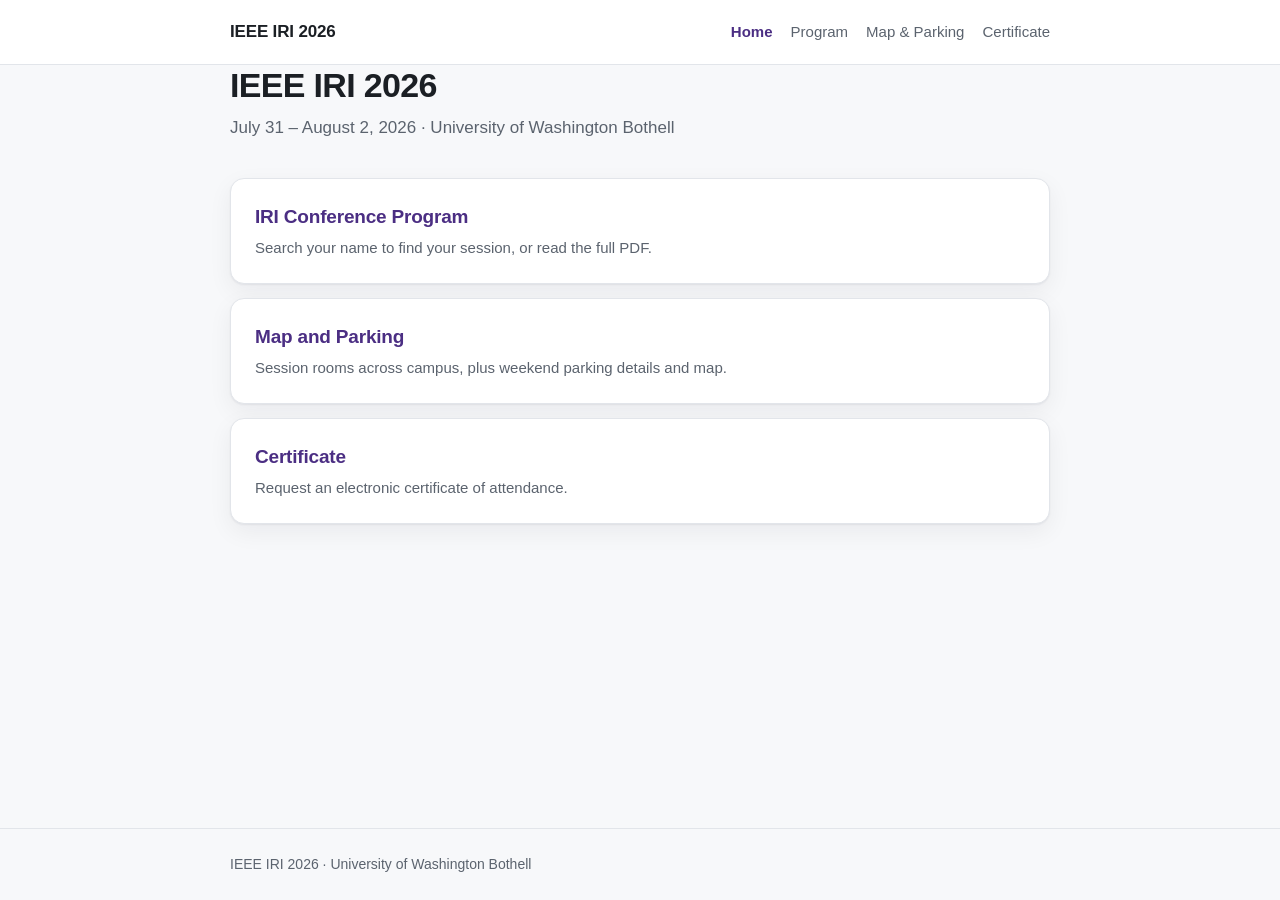
<file: index.html>
<!DOCTYPE html>
<html lang="en">
<head>
<meta charset="utf-8">
<meta name="viewport" content="width=device-width, initial-scale=1">
<title>IEEE IRI 2026</title>
<meta name="description" content="Program, venue map, parking and certificate information for IEEE IRI 2026 at UW Bothell.">
<meta name="robots" content="noindex, nofollow">
<link rel="stylesheet" href="assets/style.css">
</head>
<body>

<header class="site-header">
  <div class="wrap">
    <a class="brand" href="index.html">IEEE IRI 2026</a>
    <nav class="nav">
      <a href="index.html" aria-current="page">Home</a>
      <a href="program.html">Program</a>
      <a href="map-parking.html">Map &amp; Parking</a>
      <a href="certificate.html">Certificate</a>
    </nav>
  </div>
</header>

<main class="wrap">
  <div class="hero">
    <h1>IEEE IRI 2026</h1>
    <p>July 31 – August 2, 2026 · University of Washington Bothell</p>
  </div>

  <ul class="cards">
    <li>
      <a class="card" href="program.html">
        <h2>IRI Conference Program</h2>
        <p>Search your name to find your session, or read the full PDF.</p>
      </a>
    </li>
    <li>
      <a class="card" href="map-parking.html">
        <h2>Map and Parking</h2>
        <p>Session rooms across campus, plus weekend parking details and map.</p>
      </a>
    </li>
    <li>
      <a class="card" href="certificate.html">
        <h2>Certificate</h2>
        <p>Request an electronic certificate of attendance.</p>
      </a>
    </li>
  </ul>
</main>

<footer class="site-footer">
  <div class="wrap">IEEE IRI 2026 · University of Washington Bothell</div>
</footer>

</body>
</html>
</file>
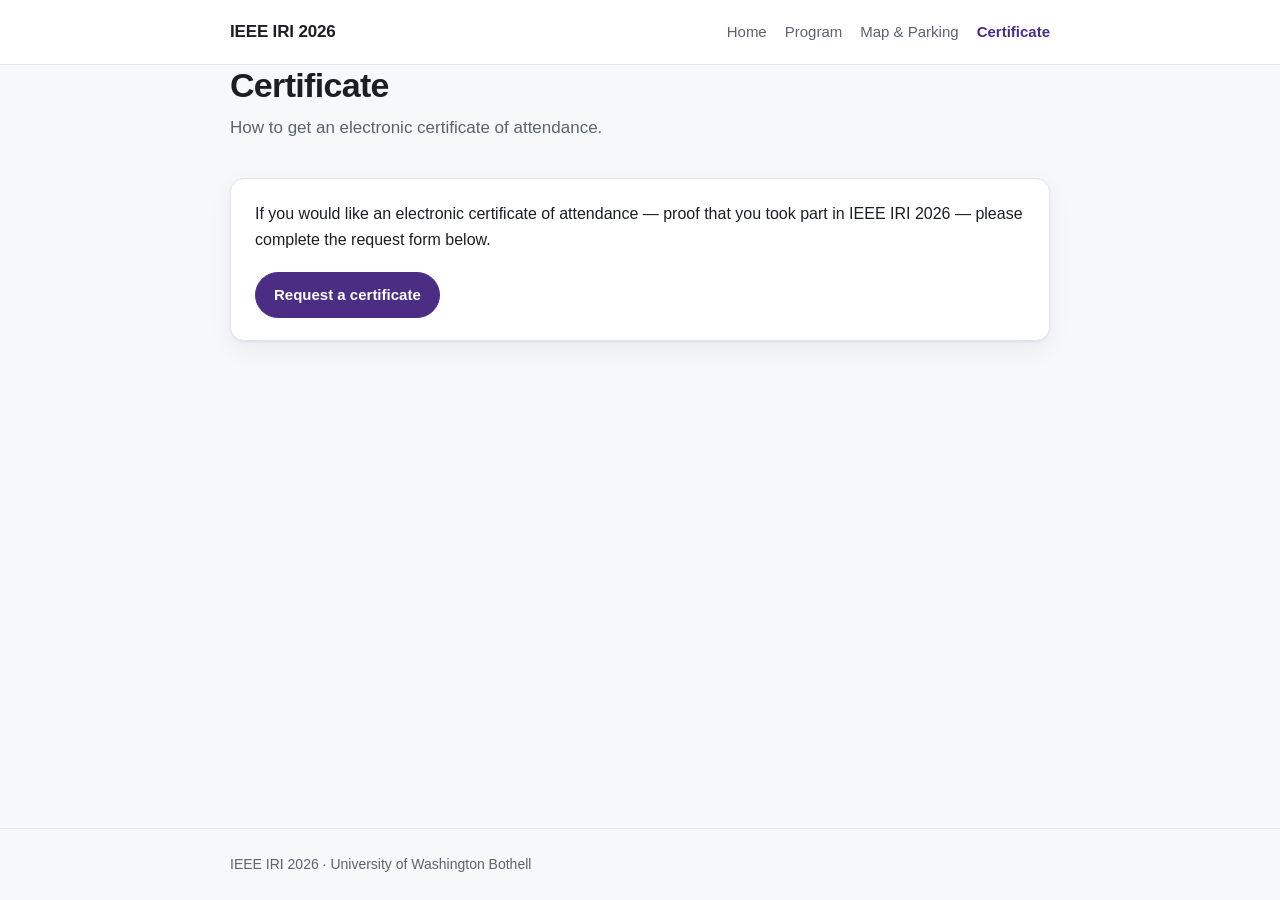
<file: certificate.html>
<!DOCTYPE html>
<html lang="en">
<head>
<meta charset="utf-8">
<meta name="viewport" content="width=device-width, initial-scale=1">
<title>Certificate · IEEE IRI 2026</title>
<meta name="description" content="Certificate information for IEEE IRI 2026 attendees.">
<meta name="robots" content="noindex, nofollow">
<link rel="stylesheet" href="assets/style.css">
</head>
<body>

<header class="site-header">
  <div class="wrap">
    <a class="brand" href="index.html">IEEE IRI 2026</a>
    <nav class="nav">
      <a href="index.html">Home</a>
      <a href="program.html">Program</a>
      <a href="map-parking.html">Map &amp; Parking</a>
      <a href="certificate.html" aria-current="page">Certificate</a>
    </nav>
  </div>
</header>

<main class="wrap">
  <div class="hero">
    <h1>Certificate</h1>
    <p>How to get an electronic certificate of attendance.</p>
  </div>

  <div class="panel">
    <p>If you would like an electronic certificate of attendance — proof that you
      took part in IEEE IRI 2026 — please complete the request form below.</p>
    <div class="actions">
      <a class="btn" href="https://docs.google.com/forms/d/e/1FAIpQLSdgDfXMwW5CAAHPYf7RteSb2Tde68Pt9JszPjBDA_kjsSXfXQ/viewform?usp=header" target="_blank" rel="noopener">Request a certificate</a>
    </div>
  </div>
</main>

<footer class="site-footer">
  <div class="wrap">IEEE IRI 2026 · University of Washington Bothell</div>
</footer>

</body>
</html>
</file>
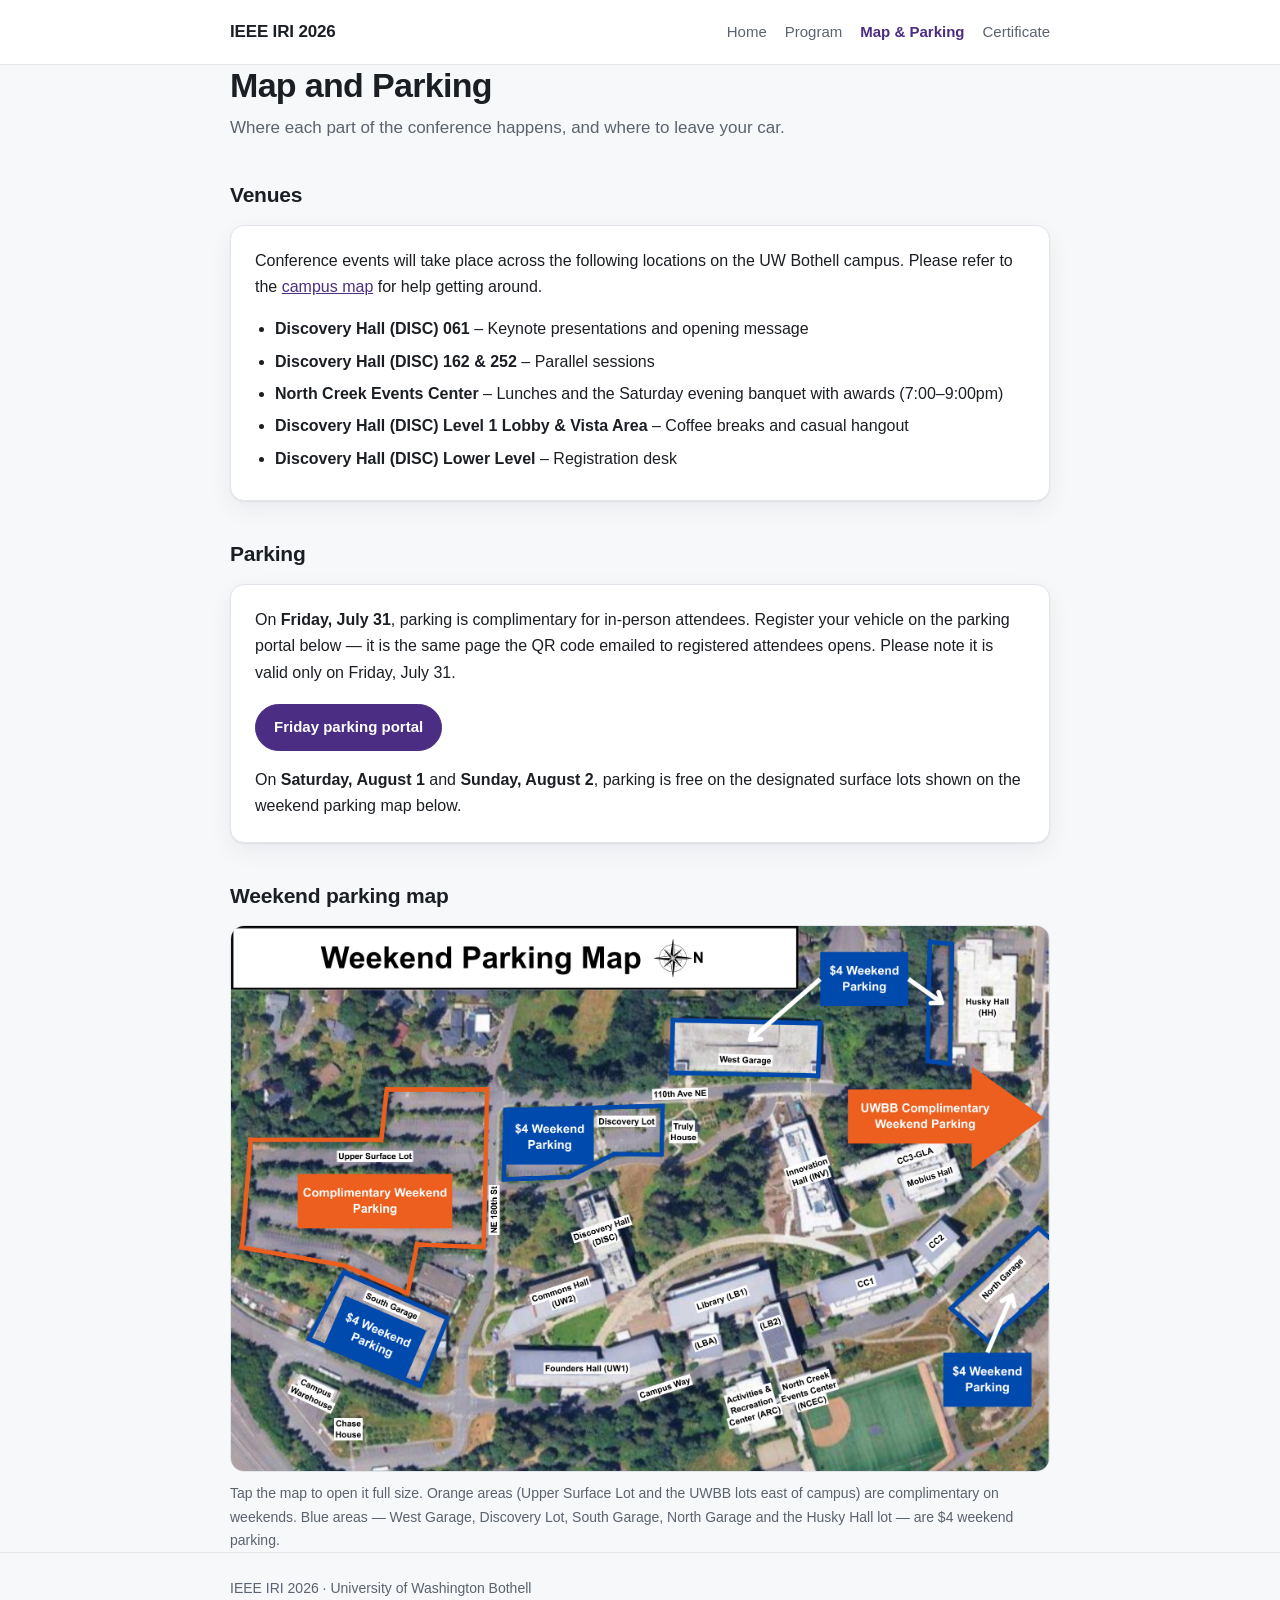
<file: map-parking.html>
<!DOCTYPE html>
<html lang="en">
<head>
<meta charset="utf-8">
<meta name="viewport" content="width=device-width, initial-scale=1">
<title>Map &amp; Parking · IEEE IRI 2026</title>
<meta name="description" content="Venue locations on the UW Bothell campus and weekend parking information for IEEE IRI 2026.">
<meta name="robots" content="noindex, nofollow">
<link rel="stylesheet" href="assets/style.css">
</head>
<body>

<header class="site-header">
  <div class="wrap">
    <a class="brand" href="index.html">IEEE IRI 2026</a>
    <nav class="nav">
      <a href="index.html">Home</a>
      <a href="program.html">Program</a>
      <a href="map-parking.html" aria-current="page">Map &amp; Parking</a>
      <a href="certificate.html">Certificate</a>
    </nav>
  </div>
</header>

<main class="wrap">
  <div class="hero">
    <h1>Map and Parking</h1>
    <p>Where each part of the conference happens, and where to leave your car.</p>
  </div>

  <h2>Venues</h2>
  <div class="panel">
    <p>Conference events will take place across the following locations on the UW Bothell campus.
      Please refer to the <a href="https://www.uwb.edu/about/directions" target="_blank" rel="noopener">campus map</a> for help getting around.</p>
    <ul class="venues">
      <li><strong>Discovery Hall (DISC) 061</strong> – Keynote presentations and opening message</li>
      <li><strong>Discovery Hall (DISC) 162 &amp; 252</strong> – Parallel sessions</li>
      <li><strong>North Creek Events Center</strong> – Lunches and the Saturday evening banquet with awards (7:00–9:00pm)</li>
      <li><strong>Discovery Hall (DISC) Level 1 Lobby &amp; Vista Area</strong> – Coffee breaks and casual hangout</li>
      <li><strong>Discovery Hall (DISC) Lower Level</strong> – Registration desk</li>
    </ul>
  </div>

  <h2>Parking</h2>
  <div class="panel">
    <p>On <strong>Friday, July 31</strong>, parking is complimentary for in-person attendees.
      Register your vehicle on the parking portal below — it is the same page the QR code
      emailed to registered attendees opens. Please note it is valid only on Friday, July 31.</p>
    <div class="actions">
      <a class="btn" href="https://www.offstreet.io/events/SI81RNMK" target="_blank" rel="noopener">Friday parking portal</a>
    </div>
    <p>On <strong>Saturday, August 1</strong> and <strong>Sunday, August 2</strong>, parking is free on the
      designated surface lots shown on the weekend parking map below.</p>
  </div>

  <h2>Weekend parking map</h2>
  <figure class="map-figure">
    <a href="assets/UWB_Weekend_Parking_Map.jpeg" target="_blank" rel="noopener">
      <img id="parking-map" src="assets/UWB_Weekend_Parking_Map.jpeg"
           alt="UW Bothell weekend parking map. Complimentary weekend parking is available on the Upper Surface Lot; the West Garage, Discovery Lot, South Garage, North Garage and Husky Hall lot are $4 weekend parking.">
    </a>
    <figcaption>
      Tap the map to open it full size. Orange areas (Upper Surface Lot and the UWBB lots east of campus)
      are complimentary on weekends. Blue areas — West Garage, Discovery Lot, South Garage, North Garage
      and the Husky Hall lot — are $4 weekend parking.
    </figcaption>
  </figure>

  <!-- If the map image hasn't been uploaded yet, show a note instead of a broken image. -->
  <script>
    document.getElementById('parking-map').addEventListener('error', function () {
      var figure = this.closest('.map-figure');
      var note = document.createElement('div');
      note.className = 'map-missing';
      note.textContent = 'The weekend parking map image will be posted here shortly.';
      figure.replaceWith(note);
    });
  </script>
</main>

<footer class="site-footer">
  <div class="wrap">IEEE IRI 2026 · University of Washington Bothell</div>
</footer>

</body>
</html>
</file>
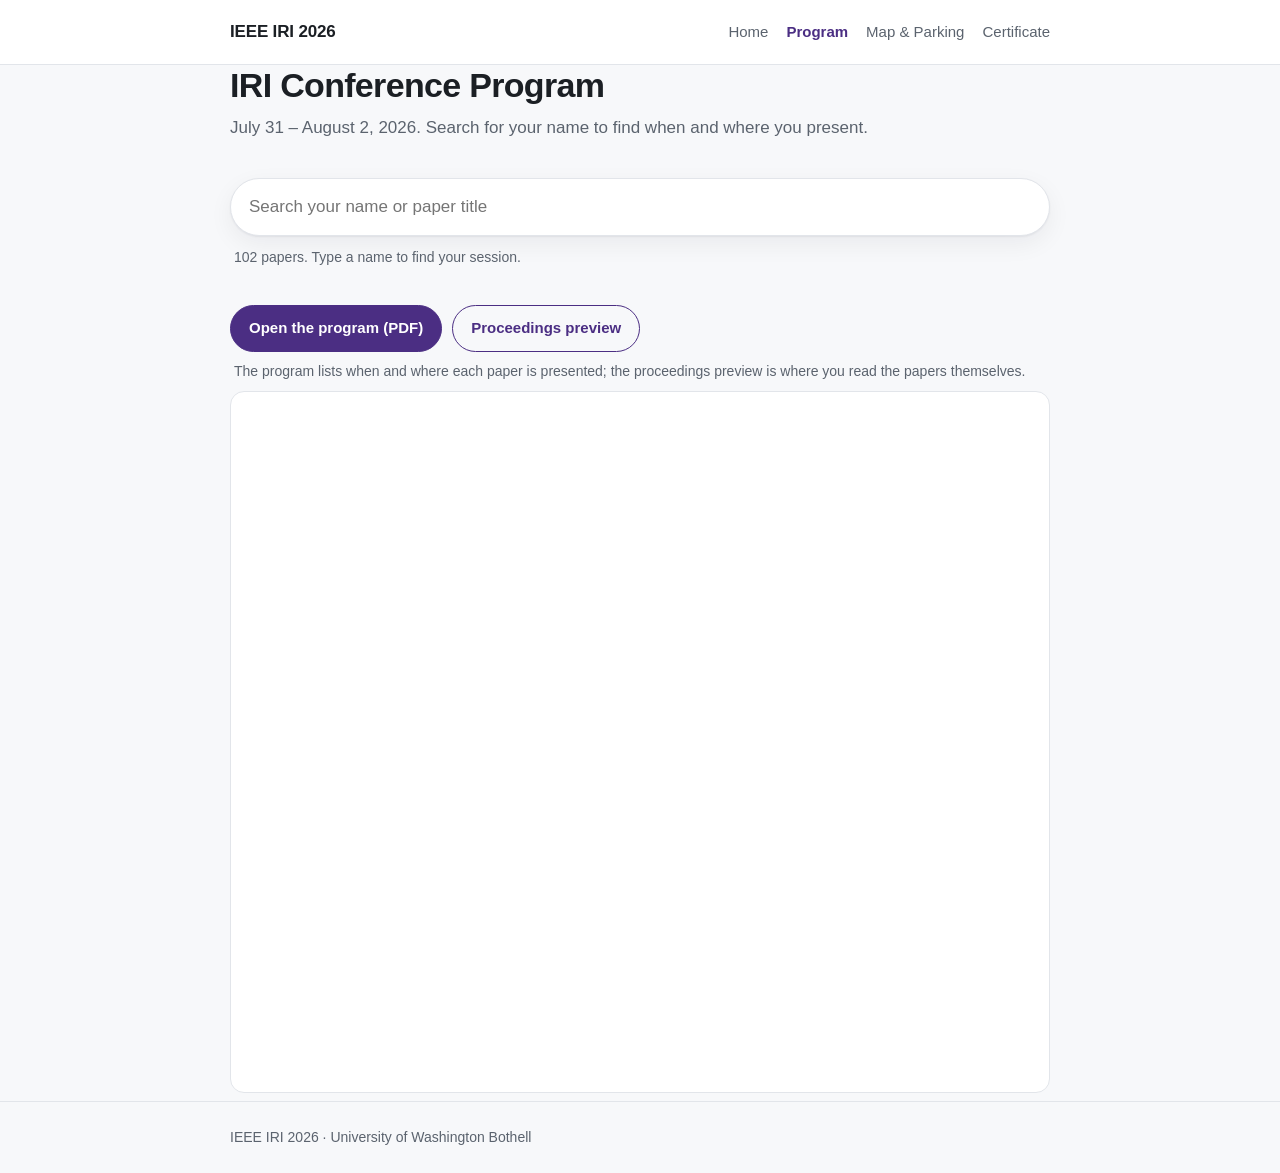
<file: program.html>
<!DOCTYPE html>
<html lang="en">
<head>
<meta charset="utf-8">
<meta name="viewport" content="width=device-width, initial-scale=1">
<title>Conference Program · IEEE IRI 2026</title>
<meta name="description" content="Detailed program for IEEE IRI 2026, searchable by author name or paper title.">
<meta name="robots" content="noindex, nofollow">
<link rel="stylesheet" href="assets/style.css">
</head>
<body>

<header class="site-header">
  <div class="wrap">
    <a class="brand" href="index.html">IEEE IRI 2026</a>
    <nav class="nav">
      <a href="index.html">Home</a>
      <a href="program.html" aria-current="page">Program</a>
      <a href="map-parking.html">Map &amp; Parking</a>
      <a href="certificate.html">Certificate</a>
    </nav>
  </div>
</header>

<main class="wrap">
  <div class="hero">
    <h1>IRI Conference Program</h1>
    <p>July 31 – August 2, 2026. Search for your name to find when and where you present.</p>
  </div>

  <div class="search">
    <label class="sr-only" for="q">Search the program by author name or paper title</label>
    <input id="q" type="search" disabled autocomplete="off" spellcheck="false"
           placeholder="Search your name or paper title">
    <p id="status" class="search-status">Loading the program…</p>
    <ol id="hits" class="hits"></ol>
  </div>

  <div class="actions">
    <!-- On a phone this hands the file to the browser's own PDF viewer, which
         is the only way to read the whole program there — an embedded viewer
         renders as an empty box. -->
    <a class="btn" href="assets/IEEE_IRI2026_Detailed_Program_Jul31.pdf"
       target="_blank" rel="noopener">Open the program (PDF)</a>
    <a class="btn secondary" href="https://imyday.github.io/pub/iri2026/#/search"
       target="_blank" rel="noopener">Proceedings preview</a>
  </div>
  <p class="actions-note">The program lists when and where each paper is presented;
    the proceedings preview is where you read the papers themselves.</p>

  <!-- Loaded only on screens that can actually render a PDF inline; see below. -->
  <iframe id="viewer" class="viewer" title="IEEE IRI 2026 detailed program" hidden></iframe>

<script>
(function () {
  var PDF = 'assets/IEEE_IRI2026_Detailed_Program_Jul31.pdf';
  var MAX_HITS = 20;

  var input = document.getElementById('q');
  var status = document.getElementById('status');
  var list = document.getElementById('hits');
  var viewer = document.getElementById('viewer');
  var entries = [];

  // Phones render an embedded PDF as an empty grey box, so the viewer is only
  // built where it works — elsewhere the search results and the button above
  // carry the page, and a result opens the PDF in its own tab.
  var wide = window.matchMedia('(min-width: 760px)');

  function syncViewer() {
    if (wide.matches && !viewer.src) {
      viewer.src = PDF;
      viewer.hidden = false;
    } else if (!wide.matches) {
      viewer.hidden = true;
    } else {
      viewer.hidden = false;
    }
  }

  syncViewer();
  if (wide.addEventListener) wide.addEventListener('change', syncViewer);

  // Accents are dropped so "Martínez" is reachable by typing "Martinez", and
  // punctuation is dropped so "Zhang, Yixin" matches "Yixin Zhang" — attendees
  // search their name in their own order, not the surname-first order the
  // program prints.
  function normalize(text) {
    return text
      .normalize('NFD')
      .replace(/[\u0300-\u036f]/g, '')
      .toLowerCase()
      .replace(/[^a-z0-9]+/g, ' ')
      .trim();
  }

  function tokens(text) {
    var n = normalize(text);
    return n ? n.split(' ') : [];
  }

  function escapeHtml(text) {
    return text.replace(/[&<>"]/g, function (c) {
      return { '&': '&amp;', '<': '&lt;', '>': '&gt;', '"': '&quot;' }[c];
    });
  }

  // Marks each query token wherever it appears, comparing on the normalized
  // form so an accented or punctuated original still highlights.
  function highlight(text, queryTokens) {
    if (!queryTokens.length) return escapeHtml(text);
    var out = '';
    var word = '';
    var flush = function () {
      if (!word) return;
      var bare = normalize(word);
      var hit = queryTokens.some(function (t) { return bare.indexOf(t) === 0; });
      out += hit ? '<mark>' + escapeHtml(word) + '</mark>' : escapeHtml(word);
      word = '';
    };
    for (var i = 0; i < text.length; i++) {
      var ch = text[i];
      if (/[A-Za-z0-9\u00c0-\u024f'\u2019-]/.test(ch)) {
        word += ch;
      } else {
        flush();
        out += escapeHtml(ch);
      }
    }
    flush();
    return out;
  }

  // Every token must appear, in any order and anywhere in the record, so
  // "peng zedong", "zedong peng" and "peng llm" all land on the same paper.
  function matches(entry, queryTokens) {
    return queryTokens.every(function (t) {
      return entry.haystack.indexOf(t) !== -1;
    });
  }

  function meta(entry) {
    return [
      entry.session ? 'Session ' + entry.session : '',
      entry.day,
      entry.time,
      entry.room,
    ].filter(Boolean).join(' · ');
  }

  function render(query) {
    var queryTokens = tokens(query);
    list.innerHTML = '';

    if (!queryTokens.length) {
      status.textContent = entries.length + ' papers. Type a name to find your session.';
      return;
    }

    var found = entries.filter(function (e) { return matches(e, queryTokens); });

    if (!found.length) {
      status.textContent = 'No match for “' + query.trim() + '”. Try a surname on its own, ' +
        'or a word from the paper title.';
      return;
    }

    status.textContent = found.length === 1
      ? '1 paper found.'
      : found.length + ' papers found.';

    found.slice(0, MAX_HITS).forEach(function (entry) {
      var item = document.createElement('li');
      var link = document.createElement('a');
      link.className = 'hit';
      link.href = PDF + '#page=' + entry.page;
      link.target = '_blank';
      link.rel = 'noopener';
      link.innerHTML =
        '<span class="hit-title">' + highlight(entry.title, queryTokens) + '</span>' +
        '<span class="hit-authors">' + highlight(entry.authors, queryTokens) + '</span>' +
        '<span class="hit-meta">' + escapeHtml(meta(entry)) +
        ' <span class="hit-page">page ' + entry.page + '</span></span>';
      link.addEventListener('click', function (event) {
        // Where the PDF is already on the page, jump the embedded copy instead
        // of spawning a tab; otherwise let the link open the file itself.
        if (!wide.matches) return;
        event.preventDefault();
        viewer.src = PDF + '#page=' + entry.page;
        viewer.scrollIntoView({ behavior: 'smooth', block: 'nearest' });
      });
      item.appendChild(link);
      list.appendChild(item);
    });

    if (found.length > MAX_HITS) {
      var more = document.createElement('li');
      more.className = 'hits-more';
      more.textContent = 'Showing the first ' + MAX_HITS + ' of ' + found.length +
        ' — add another word to narrow it down.';
      list.appendChild(more);
    }
  }

  fetch('assets/program-index.json')
    .then(function (r) {
      if (!r.ok) throw new Error(r.status);
      return r.json();
    })
    .then(function (data) {
      entries = data.entries.map(function (e) {
        e.haystack = normalize([e.title, e.authors, e.id, e.session, e.sessionName].join(' '));
        return e;
      });
      input.disabled = false;
      render(input.value);
      input.addEventListener('input', function () { render(input.value); });
      input.addEventListener('keydown', function (event) {
        if (event.key !== 'Enter') return;
        var first = list.querySelector('.hit');
        if (first) first.click();
      });
    })
    .catch(function () {
      // Opening the file straight from disk blocks the fetch, which is the
      // usual cause here — the published site and any local web server work.
      input.disabled = true;
      status.textContent = 'Search needs the page to be served over http. ' +
        'The program itself is still available below.';
    });
})();
</script>
</main>

<footer class="site-footer">
  <div class="wrap">IEEE IRI 2026 · University of Washington Bothell</div>
</footer>

</body>
</html>
</file>
<file: assets/style.css>
:root {
  --bg: #f7f8fa;
  --surface: #ffffff;
  --text: #1b1f24;
  --muted: #5b636e;
  --border: #e2e5ea;
  --accent: #4b2e83; /* UW purple */
  --accent-soft: #f0ecf7;
  --shadow: 0 1px 2px rgba(16, 20, 28, 0.06), 0 8px 24px rgba(16, 20, 28, 0.06);
  --radius: 14px;
  --maxw: 860px;
}

@media (prefers-color-scheme: dark) {
  :root {
    --bg: #14171c;
    --surface: #1c2027;
    --text: #eceef2;
    --muted: #a3abb6;
    --border: #2b313a;
    --accent: #b9a3e3;
    --accent-soft: #262133;
    --shadow: 0 1px 2px rgba(0, 0, 0, 0.3), 0 8px 24px rgba(0, 0, 0, 0.3);
  }
}

* { box-sizing: border-box; }

body {
  margin: 0;
  min-height: 100vh;
  display: flex;
  flex-direction: column;
  background: var(--bg);
  color: var(--text);
  font: 16px/1.65 -apple-system, BlinkMacSystemFont, "Segoe UI", Roboto,
    "Helvetica Neue", Arial, "PingFang SC", "Microsoft YaHei", sans-serif;
  -webkit-font-smoothing: antialiased;
}

.wrap {
  width: 100%;
  max-width: var(--maxw);
  margin: 0 auto;
  padding: 0 20px;
}

/* ---------- header ---------- */

.site-header {
  border-bottom: 1px solid var(--border);
  background: var(--surface);
}

.site-header .wrap {
  display: flex;
  flex-wrap: wrap;
  gap: 12px 24px;
  align-items: baseline;
  justify-content: space-between;
  padding-top: 18px;
  padding-bottom: 18px;
}

.brand {
  font-size: 17px;
  font-weight: 700;
  letter-spacing: -0.01em;
  color: var(--text);
  text-decoration: none;
}

.nav {
  display: flex;
  flex-wrap: wrap;
  gap: 18px;
  font-size: 15px;
}

.nav a {
  color: var(--muted);
  text-decoration: none;
}

.nav a:hover { color: var(--text); }

.nav a[aria-current="page"] {
  color: var(--accent);
  font-weight: 600;
}

/* ---------- page ---------- */

main {
  flex: 1;
  padding: 44px 0 72px;
}

.hero { margin-bottom: 36px; }

.hero h1 {
  margin: 0 0 8px;
  font-size: 34px;
  line-height: 1.2;
  letter-spacing: -0.02em;
}

.hero p {
  margin: 0;
  color: var(--muted);
  font-size: 17px;
}

h2 {
  margin: 36px 0 12px;
  font-size: 21px;
  letter-spacing: -0.01em;
}

h2:first-child { margin-top: 0; }

a { color: var(--accent); }

/* ---------- home cards ---------- */

.cards {
  display: grid;
  gap: 14px;
  margin: 0;
  padding: 0;
  list-style: none;
}

.card {
  display: block;
  padding: 22px 24px;
  background: var(--surface);
  border: 1px solid var(--border);
  border-radius: var(--radius);
  box-shadow: var(--shadow);
  text-decoration: none;
  color: inherit;
  transition: transform 0.15s ease, border-color 0.15s ease;
}

.card:hover {
  transform: translateY(-2px);
  border-color: var(--accent);
}

.card h2 {
  margin: 0 0 4px;
  font-size: 19px;
  color: var(--accent);
}

.card p {
  margin: 0;
  color: var(--muted);
  font-size: 15px;
}

/* ---------- content blocks ---------- */

.panel {
  padding: 22px 24px;
  background: var(--surface);
  border: 1px solid var(--border);
  border-radius: var(--radius);
  box-shadow: var(--shadow);
}

.panel > :first-child { margin-top: 0; }
.panel > :last-child { margin-bottom: 0; }

.note {
  padding: 14px 18px;
  background: var(--accent-soft);
  border-radius: 10px;
  font-size: 15px;
}

.venues {
  margin: 0;
  padding-left: 20px;
}

.venues li { margin-bottom: 6px; }

.venues strong { font-weight: 600; }

/* ---------- buttons ---------- */

.actions {
  display: flex;
  flex-wrap: wrap;
  gap: 10px;
  margin: 18px 0 8px;
}

.btn {
  display: inline-block;
  padding: 10px 18px;
  border-radius: 999px;
  border: 1px solid var(--accent);
  background: var(--accent);
  color: #fff;
  font-size: 15px;
  font-weight: 600;
  text-decoration: none;
}

.btn:hover { opacity: 0.9; }

.btn.secondary {
  background: transparent;
  color: var(--accent);
}

.actions-note {
  margin: 0 4px 8px;
  color: var(--muted);
  font-size: 14px;
}

/* ---------- program search ---------- */

.sr-only {
  position: absolute;
  width: 1px;
  height: 1px;
  padding: 0;
  overflow: hidden;
  clip: rect(0, 0, 0, 0);
  white-space: nowrap;
  border: 0;
}

.search { margin-bottom: 24px; }

.search input {
  width: 100%;
  padding: 14px 18px;
  font: inherit;
  font-size: 17px;
  color: var(--text);
  background: var(--surface);
  border: 1px solid var(--border);
  border-radius: 999px;
  box-shadow: var(--shadow);
  -webkit-appearance: none;
  appearance: none;
}

.search input:focus {
  outline: none;
  border-color: var(--accent);
  box-shadow: 0 0 0 3px var(--accent-soft);
}

.search input:disabled { opacity: 0.6; }

.search-status {
  margin: 10px 4px 0;
  color: var(--muted);
  font-size: 14px;
}

.hits {
  margin: 12px 0 0;
  padding: 0;
  list-style: none;
  display: grid;
  gap: 8px;
}

.hit {
  display: block;
  padding: 14px 18px;
  background: var(--surface);
  border: 1px solid var(--border);
  border-radius: 12px;
  text-decoration: none;
  color: inherit;
}

.hit:hover {
  border-color: var(--accent);
}

.hit-title {
  display: block;
  font-weight: 600;
  font-size: 15px;
  line-height: 1.4;
}

.hit-authors {
  display: block;
  margin-top: 3px;
  color: var(--muted);
  font-size: 14px;
  line-height: 1.45;
}

.hit-meta {
  display: block;
  margin-top: 6px;
  color: var(--accent);
  font-size: 13px;
  font-weight: 600;
}

.hit-page {
  color: var(--muted);
  font-weight: 500;
}

.hits mark {
  padding: 0 1px;
  border-radius: 3px;
  background: #ffe8a3;
  color: inherit;
}

@media (prefers-color-scheme: dark) {
  .hits mark { background: #5b4a17; }
}

:root[data-theme="dark"] .hits mark { background: #5b4a17; }
:root[data-theme="light"] .hits mark { background: #ffe8a3; }

.hits-more {
  padding: 8px 4px 0;
  color: var(--muted);
  font-size: 14px;
}

/* ---------- pdf viewer ---------- */

.viewer {
  width: 100%;
  height: 78vh;
  min-height: 460px;
  border: 1px solid var(--border);
  border-radius: var(--radius);
  background: var(--surface);
}

/* ---------- map image ---------- */

.map-figure {
  margin: 0;
}

.map-figure img {
  display: block;
  width: 100%;
  height: auto;
  border: 1px solid var(--border);
  border-radius: var(--radius);
  background: var(--surface);
}

.map-figure figcaption {
  margin-top: 10px;
  color: var(--muted);
  font-size: 14px;
}

.map-missing {
  padding: 40px 24px;
  border: 1px dashed var(--border);
  border-radius: var(--radius);
  color: var(--muted);
  text-align: center;
  font-size: 15px;
}

/* ---------- placeholder ---------- */

.placeholder {
  padding: 56px 24px;
  border: 1px dashed var(--border);
  border-radius: var(--radius);
  background: var(--surface);
  text-align: center;
  color: var(--muted);
}

.placeholder strong {
  display: block;
  margin-bottom: 6px;
  color: var(--text);
  font-size: 17px;
}

/* ---------- footer ---------- */

.site-footer {
  border-top: 1px solid var(--border);
  padding: 24px 0;
  color: var(--muted);
  font-size: 14px;
}

@media (max-width: 540px) {
  .hero h1 { font-size: 27px; }
  main { padding: 32px 0 56px; }
}
</file>
